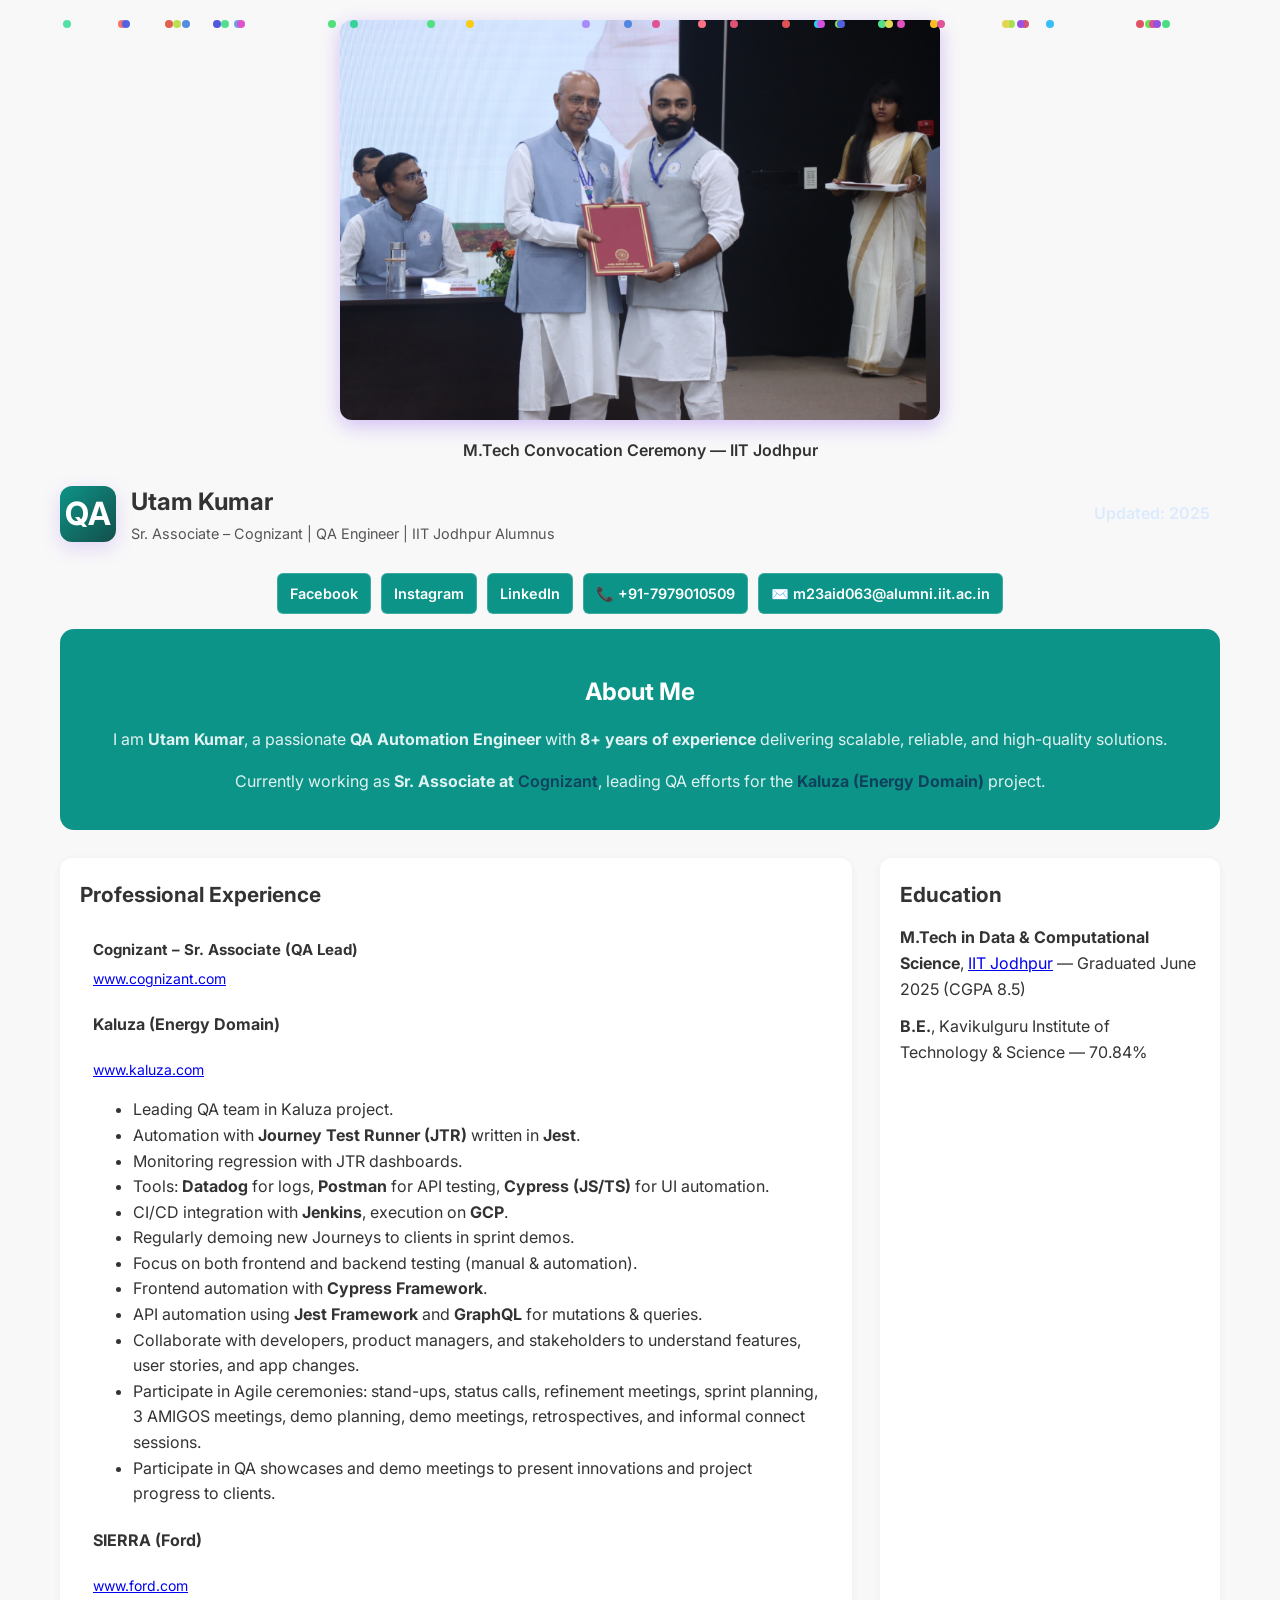
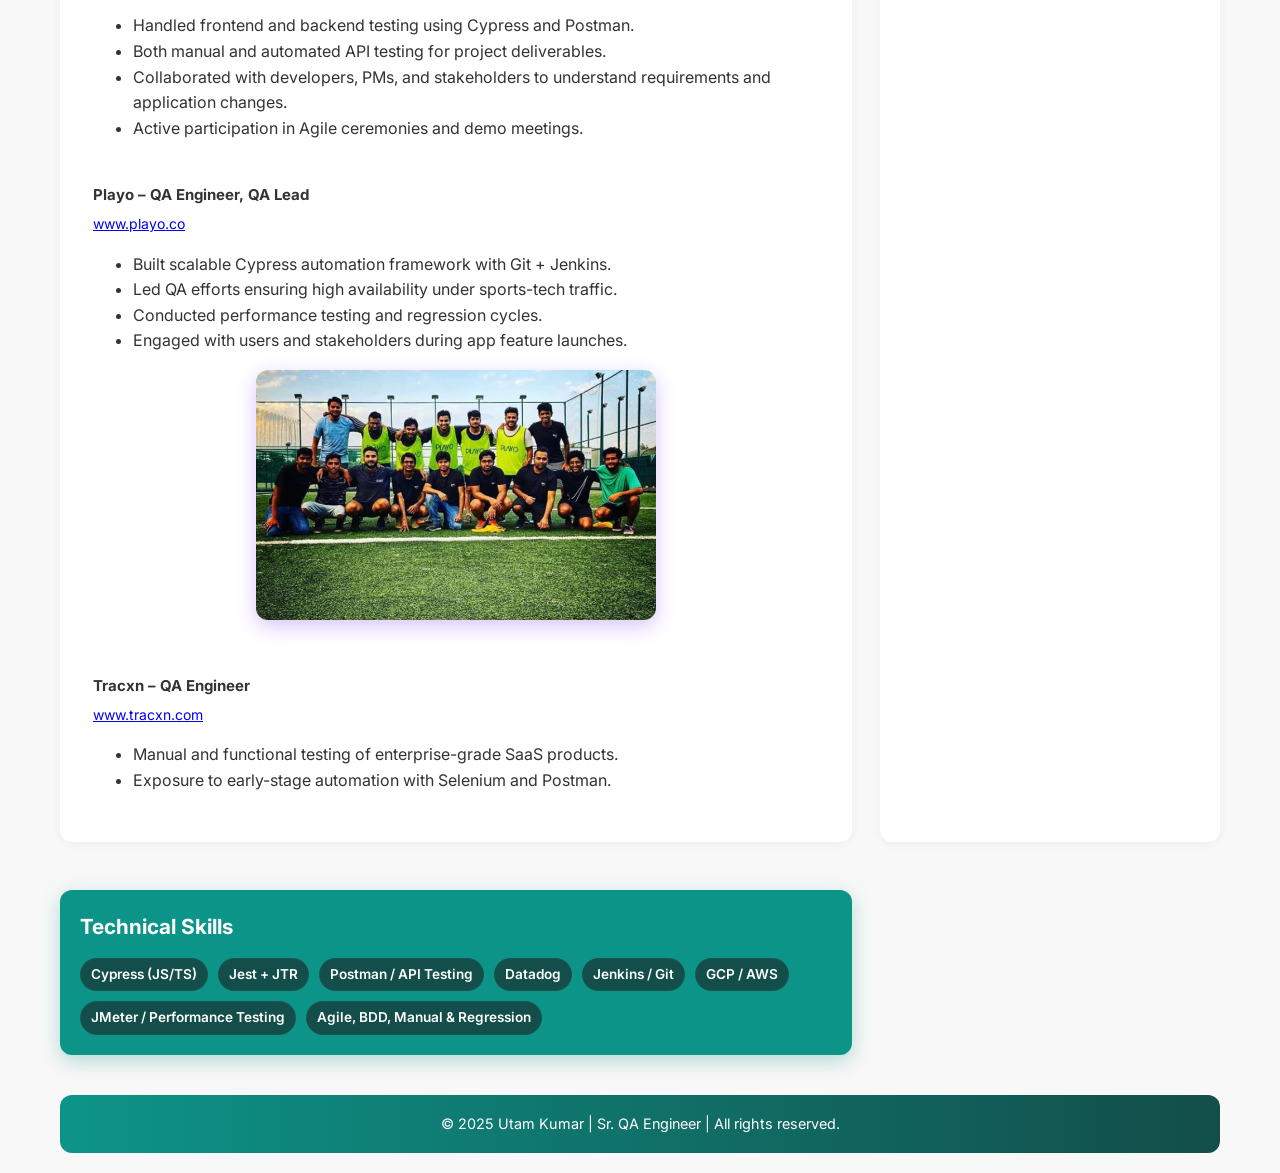
<file: index.html>
<!doctype html>
<html lang="en">

<head>
  <meta charset="utf-8" />
  <meta name="viewport" content="width=device-width, initial-scale=1" />
  <title>Utam Kumar — Sr. QA Engineer</title>
  <link href="https://fonts.googleapis.com/css2?family=Inter:wght@300;400;600;700&display=swap" rel="stylesheet">
  <link rel="stylesheet" href="css/style.css">
</head>

<body>
  <div class="container">
    <div class="photo-wrapper">
      <img src="images/convocation.JPG" alt="M.Tech Convocation" class="convocation-img">

      <!-- Celebration Effect -->
      <div class="confetti">
        <span></span><span></span><span></span><span></span><span></span>
        <span></span><span></span><span></span><span></span><span></span>
      </div>

      <!-- Text below image -->
      <p class="caption-text">M.Tech Convocation Ceremony — IIT Jodhpur</p>
    </div>


    <!-- Header -->
    <header>
      <div class="brand">
        <div class="logo">QA</div>
        <div>
          <h1>Utam Kumar</h1>
          <div class="sub">Sr. Associate – Cognizant | QA Engineer | IIT Jodhpur Alumnus</div>
        </div>
      </div>
      <div class="tag">Updated: 2025</div>
    </header>

    <!-- Social Links -->
    <div class="social-links">
      <a href="https://www.facebook.com/share/1Guyywwk8i/" target="_blank">Facebook</a>
      <a href="https://www.instagram.com/uttam_singh____?igsh=MXFjZ2J3ajl0OWM5dw==" target="_blank">Instagram</a>
      <a href="https://www.linkedin.com/in/utam-kumar-927044224/" target="_blank">LinkedIn</a>
      <a href="tel:+917979010509">📞 +91-7979010509</a>
      <a href="mailto:m23aid063@alumni.iit.ac.in">✉️ m23aid063@alumni.iit.ac.in</a>
    </div>

    <!-- About Section -->
    <section id="about" class="about-section">
      <h2>About Me</h2>
      <p>I am <strong>Utam Kumar</strong>, a passionate <strong>QA Automation Engineer</strong> with <strong>8+ years of
          experience</strong> delivering scalable, reliable, and high-quality solutions.</p>
      <p>Currently working as <strong>Sr. Associate at <a href="https://www.cognizant.com"
            target="_blank">Cognizant</a></strong>,
        leading QA efforts for the <a href="https://www.kaluza.com/" target="_blank"><strong>Kaluza (Energy
            Domain)</strong></a> project.</p>
    </section>


    <!-- Experience Section -->
    <main>
      <div class="card">
        <article>
          <h2>Professional Experience</h2>
          <!-- Cognizant -->
          <div class="step">
            <h3>Cognizant – Sr. Associate (QA Lead)</h3>
            <p><a href="https://www.cognizant.com" target="_blank">www.cognizant.com</a></p>

            <!-- Kaluza Project -->
            <h4>Kaluza (Energy Domain)</h4>
            <p><a href="https://www.kaluza.com/" target="_blank">www.kaluza.com</a></p>
            <ul>
              <li>Leading QA team in Kaluza project.</li>
              <li>Automation with <strong>Journey Test Runner (JTR)</strong> written in <strong>Jest</strong>.</li>
              <li>Monitoring regression with JTR dashboards.</li>
              <li>Tools: <strong>Datadog</strong> for logs, <strong>Postman</strong> for API testing, <strong>Cypress
                  (JS/TS)</strong> for UI automation.</li>
              <li>CI/CD integration with <strong>Jenkins</strong>, execution on <strong>GCP</strong>.</li>
              <li>Regularly demoing new Journeys to clients in sprint demos.</li>
              <li>Focus on both frontend and backend testing (manual & automation).</li>
              <li>Frontend automation with <strong>Cypress Framework</strong>.</li>
              <li>API automation using <strong>Jest Framework</strong> and <strong>GraphQL</strong> for mutations &
                queries.</li>
              <li>Collaborate with developers, product managers, and stakeholders to understand features, user stories,
                and app changes.</li>
              <li>Participate in Agile ceremonies: stand-ups, status calls, refinement meetings, sprint planning, 3
                AMIGOS meetings, demo planning, demo meetings, retrospectives, and informal connect sessions.</li>
              <li>Participate in QA showcases and demo meetings to present innovations and project progress to clients.
              </li>
            </ul>

            <!-- Ford Project -->
            <h4>SIERRA (Ford)</h4>
            <p><a href="https://www.ford.com/" target="_blank">www.ford.com</a></p>
            <ul>
              <li>Handled frontend and backend testing using Cypress and Postman.</li>
              <li>Both manual and automated API testing for project deliverables.</li>
              <li>Collaborated with developers, PMs, and stakeholders to understand requirements and application
                changes.</li>
              <li>Active participation in Agile ceremonies and demo meetings.</li>
            </ul>
          </div>

          <!-- Playo -->
          <div class="step">
            <h3>Playo – QA Engineer, QA Lead</h3>
            <p><a href="https://playo.co" target="_blank">www.playo.co</a></p>
            <ul>
              <li>Built scalable Cypress automation framework with Git + Jenkins.</li>
              <li>Led QA efforts ensuring high availability under sports-tech traffic.</li>
              <li>Conducted performance testing and regression cycles.</li>
              <li>Engaged with users and stakeholders during app feature launches.</li>
            </ul>
            <div class="photo-wrapper">
              <img src="images/football1.jpg" alt="Playo Football Event" class="experience-img"
                style="width:400px; height:250px; object-fit:cover; border-radius:12px;">
            </div>
          </div>

          <!-- Tracxn -->
          <div class="step">
            <h3>Tracxn – QA Engineer</h3>
            <p><a href="https://tracxn.com" target="_blank">www.tracxn.com</a></p>
            <ul>
              <li>Manual and functional testing of enterprise-grade SaaS products.</li>
              <li>Exposure to early-stage automation with Selenium and Postman.</li>
            </ul>
          </div>

        </article>
      </div>

      <!-- Education Section -->
      <div class="card">
        <article>
          <h2>Education</h2>
          <p><strong>M.Tech in Data & Computational Science</strong>, <a href="https://iitj.ac.in" target="_blank">IIT
              Jodhpur</a> — Graduated June 2025 (CGPA 8.5)</p>
          <p><strong>B.E.</strong>, Kavikulguru Institute of Technology & Science — 70.84%</p>
        </article>
      </div>
      <div class="card skills-card">
        <article>
          <h2>Technical Skills</h2>
          <div class="tools-list">
            <div class="chip">Cypress (JS/TS)</div>
            <div class="chip">Jest + JTR</div>
            <div class="chip">Postman / API Testing</div>
            <div class="chip">Datadog</div>
            <div class="chip">Jenkins / Git</div>
            <div class="chip">GCP / AWS</div>
            <div class="chip">JMeter / Performance Testing</div>
            <div class="chip">Agile, BDD, Manual & Regression</div>
          </div>
        </article>
      </div>
    </main>
    <footer>
      <p>© 2025 Utam Kumar | Sr. QA Engineer | All rights reserved.</p>
    </footer>



  </div>

  <!-- Optional Confetti JS -->
  <script src="js/confetti.js"></script>
</body>

</html>
</file>
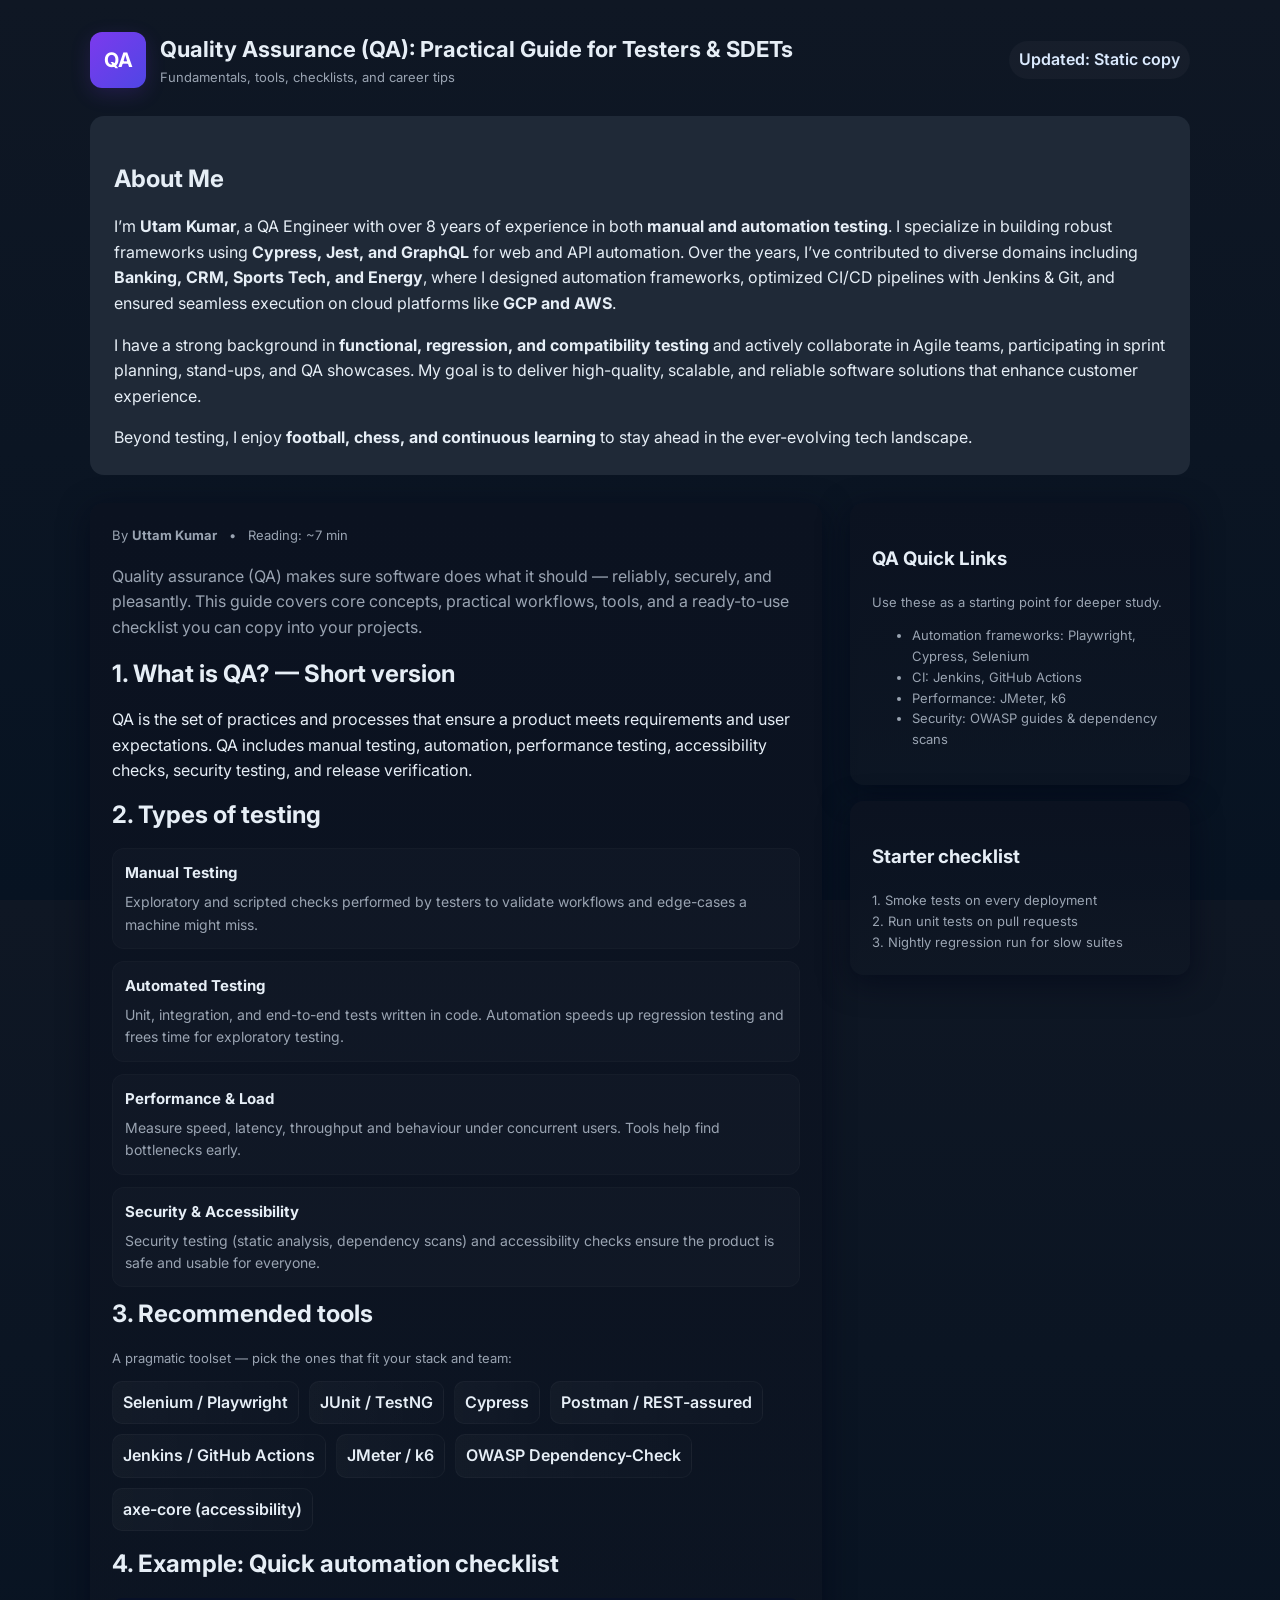
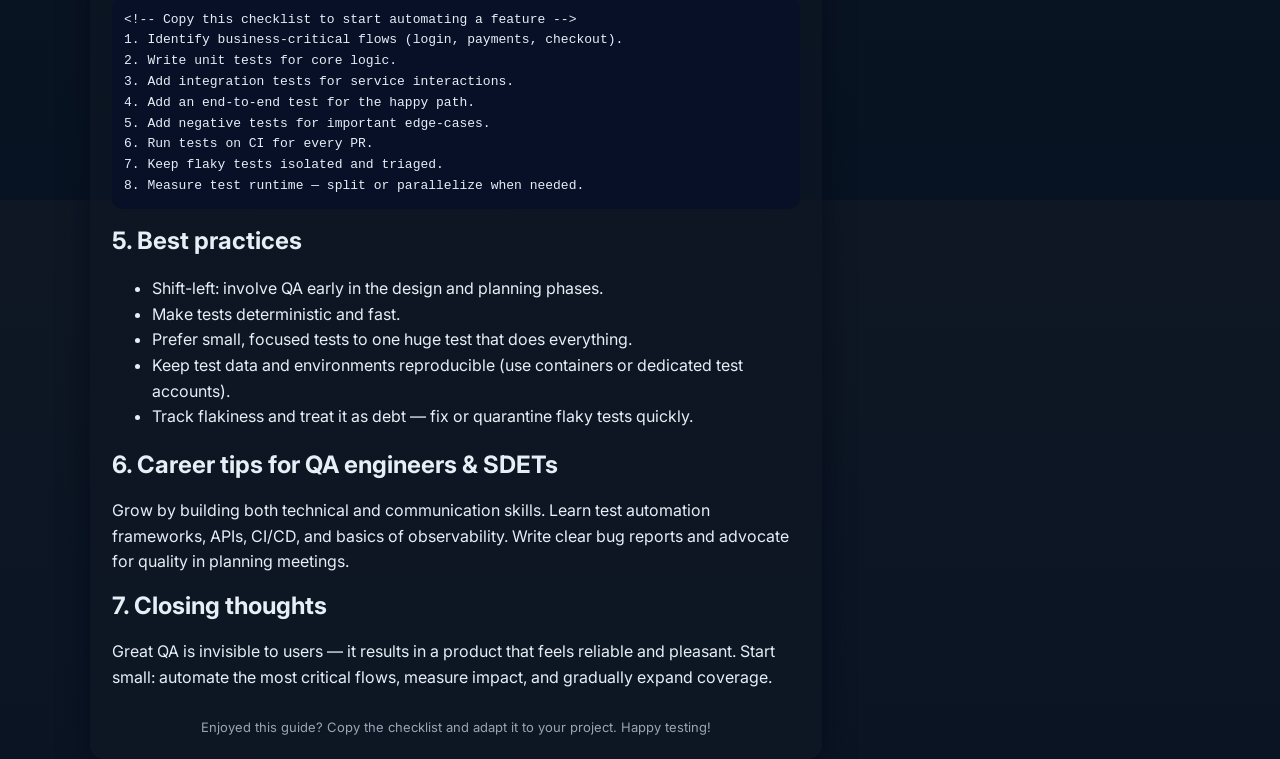
<file: qablog.html>
<!doctype html>
<html lang="en">
<head>
  <meta charset="utf-8" />
  <meta name="viewport" content="width=device-width, initial-scale=1" />
  <title>Quality Assurance (QA) — A Practical Guide</title>
  <link href="https://fonts.googleapis.com/css2?family=Inter:wght@300;400;600;700&display=swap" rel="stylesheet">
  <style>
    :root{
      --bg:#0f1724; /* deep navy */
      --card:#0b1220;
      --muted:#9aa4b2;
      --accent:#7c3aed;
      --glass: rgba(255,255,255,0.03);
      --glass-2: rgba(255,255,255,0.02);
      --radius: 14px;
    }
    *{box-sizing:border-box}
    html,body{height:100%}
    body{
      margin:0;
      font-family:Inter,system-ui,-apple-system,"Segoe UI",Roboto,"Helvetica Neue",Arial;
      background: linear-gradient(180deg,var(--bg) 0%, #071322 100%);
      color:#e6eef6;
      -webkit-font-smoothing:antialiased;
      -moz-osx-font-smoothing:grayscale;
      line-height:1.6;
      padding:32px;
    }

    .container{max-width:1100px;margin:0 auto}

    header{
      display:flex;align-items:center;justify-content:space-between;margin-bottom:28px;
    }
    .brand{display:flex;gap:14px;align-items:center}
    .logo{
      width:56px;height:56px;border-radius:12px;background:linear-gradient(135deg,var(--accent),#4f46e5);display:flex;align-items:center;justify-content:center;font-weight:700;color:white;font-size:20px;box-shadow:0 6px 20px rgba(124,58,237,0.18)
    }
    h1{font-size:22px;margin:0}
    .sub{color:var(--muted);font-size:13px}

    main{display:grid;grid-template-columns:1fr 340px;gap:28px}

    .card{background:linear-gradient(180deg,var(--card), rgba(15,23,36,0.6));border-radius:var(--radius);padding:22px;box-shadow:0 8px 30px rgba(2,6,23,0.6);}

    /* article */
    article .lead{color:var(--muted);margin-bottom:14px}
    article h2{margin-top:8px;margin-bottom:14px}
    article p{margin:0 0 12px}

    .meta{display:flex;gap:12px;align-items:center;color:var(--muted);font-size:13px;margin-bottom:18px}
    .tag{background:var(--glass);padding:6px 10px;border-radius:999px;font-weight:600;color:#dbeafe}

    .section-list{display:grid;gap:12px}
    .step{background:var(--glass-2);padding:12px;border-radius:12px;border:1px solid rgba(255,255,255,0.02)}
    .step h3{margin:0 0 6px;font-size:15px}
    .step p{margin:0;color:var(--muted);font-size:14px}

    /* sidebar */
    aside .widget{margin-bottom:16px}
    .small{font-size:13px;color:var(--muted)}

    .tools-list{display:flex;flex-wrap:wrap;gap:10px}
    .chip{background:linear-gradient(90deg,rgba(255,255,255,0.03),rgba(255,255,255,0.01));padding:8px 10px;border-radius:10px;font-weight:600;border:1px solid rgba(255,255,255,0.03)}

    pre{background:#071027;padding:12px;border-radius:10px;overflow:auto;font-family:ui-monospace, SFMono-Regular, Menlo, Monaco, "Roboto Mono",monospace;font-size:13px}

    footer{margin-top:26px;color:var(--muted);font-size:13px;text-align:center}

    /* responsive */
    @media (max-width:900px){
      main{grid-template-columns:1fr;}
      body{padding:18px}
      .logo{width:48px;height:48px}
    }
  </style>
</head>
<body>
  <div class="container">
    <header>
      <div class="brand">
        <div class="logo">QA</div>
        <div>
          <h1>Quality Assurance (QA): Practical Guide for Testers & SDETs</h1>
          <div class="sub">Fundamentals, tools, checklists, and career tips</div>
        </div>
      </div>
      <div class="tag">Updated: Static copy</div>
    </header>

    <!-- About Section -->
    <section id="about" class="py-16" style="background:#1f2937;border-radius:var(--radius);padding:24px;margin-bottom:28px;">
      <div class="max-w-4xl mx-auto text-center">
        <h2 class="text-3xl font-bold mb-6" style="font-size:24px;margin-bottom:16px;">About Me</h2>
        <p style="color:#e6eef6;margin-bottom:12px;line-height:1.6;">
          I’m <strong>Utam Kumar</strong>, a QA Engineer with over 8 years of experience in both 
          <strong>manual and automation testing</strong>. I specialize in building robust frameworks 
          using <strong>Cypress, Jest, and GraphQL</strong> for web and API automation. 
          Over the years, I’ve contributed to diverse domains including <strong>Banking, CRM, Sports Tech, 
          and Energy</strong>, where I designed automation frameworks, optimized CI/CD pipelines with 
          Jenkins & Git, and ensured seamless execution on cloud platforms like <strong>GCP and AWS</strong>.
        </p>
        <p style="color:#e6eef6;margin-bottom:12px;line-height:1.6;">
          I have a strong background in <strong>functional, regression, and compatibility testing</strong> 
          and actively collaborate in Agile teams, participating in sprint planning, stand-ups, and QA showcases. 
          My goal is to deliver high-quality, scalable, and reliable software solutions that enhance customer experience.
        </p>
        <p style="color:#e6eef6;margin-bottom:0;line-height:1.6;">
          Beyond testing, I enjoy <strong>football, chess, and continuous learning</strong> to stay ahead in 
          the ever-evolving tech landscape.
        </p>
      </div>
    </section>

    <main>
      <div class="card">
        <article>
          <div class="meta">
            <div>By <strong>Uttam Kumar</strong></div>
            <div>•</div>
            <div>Reading: ~7 min</div>
          </div>

          <p class="lead">Quality assurance (QA) makes sure software does what it should — reliably, securely, and pleasantly. This guide covers core concepts, practical workflows, tools, and a ready-to-use checklist you can copy into your projects.</p>

          <h2>1. What is QA? — Short version</h2>
          <p>QA is the set of practices and processes that ensure a product meets requirements and user expectations. QA includes manual testing, automation, performance testing, accessibility checks, security testing, and release verification.</p>

          <h2>2. Types of testing</h2>
          <div class="section-list">
            <div class="step">
              <h3>Manual Testing</h3>
              <p>Exploratory and scripted checks performed by testers to validate workflows and edge-cases a machine might miss.</p>
            </div>
            <div class="step">
              <h3>Automated Testing</h3>
              <p>Unit, integration, and end-to-end tests written in code. Automation speeds up regression testing and frees time for exploratory testing.</p>
            </div>
            <div class="step">
              <h3>Performance & Load</h3>
              <p>Measure speed, latency, throughput and behaviour under concurrent users. Tools help find bottlenecks early.</p>
            </div>
            <div class="step">
              <h3>Security & Accessibility</h3>
              <p>Security testing (static analysis, dependency scans) and accessibility checks ensure the product is safe and usable for everyone.</p>
            </div>
          </div>

          <h2>3. Recommended tools</h2>
          <p class="small">A pragmatic toolset — pick the ones that fit your stack and team:</p>
          <div class="tools-list" style="margin-top:10px;margin-bottom:14px">
            <div class="chip">Selenium / Playwright</div>
            <div class="chip">JUnit / TestNG</div>
            <div class="chip">Cypress</div>
            <div class="chip">Postman / REST-assured</div>
            <div class="chip">Jenkins / GitHub Actions</div>
            <div class="chip">JMeter / k6</div>
            <div class="chip">OWASP Dependency-Check</div>
            <div class="chip">axe-core (accessibility)</div>
          </div>

          <h2>4. Example: Quick automation checklist</h2>
          <pre>&lt;!-- Copy this checklist to start automating a feature --&gt;
1. Identify business-critical flows (login, payments, checkout).
2. Write unit tests for core logic.
3. Add integration tests for service interactions.
4. Add an end-to-end test for the happy path.
5. Add negative tests for important edge-cases.
6. Run tests on CI for every PR.
7. Keep flaky tests isolated and triaged.
8. Measure test runtime — split or parallelize when needed.
</pre>

          <h2>5. Best practices</h2>
          <ul>
            <li>Shift-left: involve QA early in the design and planning phases.</li>
            <li>Make tests deterministic and fast.</li>
            <li>Prefer small, focused tests to one huge test that does everything.</li>
            <li>Keep test data and environments reproducible (use containers or dedicated test accounts).</li>
            <li>Track flakiness and treat it as debt — fix or quarantine flaky tests quickly.</li>
          </ul>

          <h2>6. Career tips for QA engineers & SDETs</h2>
          <p>Grow by building both technical and communication skills. Learn test automation frameworks, APIs, CI/CD, and basics of observability. Write clear bug reports and advocate for quality in planning meetings.</p>

          <h2>7. Closing thoughts</h2>
          <p>Great QA is invisible to users — it results in a product that feels reliable and pleasant. Start small: automate the most critical flows, measure impact, and gradually expand coverage.</p>

          <footer>Enjoyed this guide? Copy the checklist and adapt it to your project. Happy testing!</footer>
        </article>
      </div>

      <aside>
        <div class="card widget">
          <h3>QA Quick Links</h3>
          <div class="small" style="margin-top:8px">Use these as a starting point for deeper study.</div>
          <ul class="small" style="margin-top:12px">
            <li>Automation frameworks: Playwright, Cypress, Selenium</li>
            <li>CI: Jenkins, GitHub Actions</li>
            <li>Performance: JMeter, k6</li>
            <li>Security: OWASP guides & dependency scans</li>
          </ul>
        </div>

        <div class="card widget">
          <h3>Starter checklist</h3>
          <div class="small" style="margin-top:8px">
            1. Smoke tests on every deployment<br>
            2. Run unit tests on pull requests<br>
            3. Nightly regression run for slow suites
          </div>
</file>
<file: css/style.css>
:root {
  --bg: #0f1724;
  --card: #0b1220;
  --muted: #9aa4b2;
  --accent: #7c3aed;
  --glass: rgba(255, 255, 255, 0.03);
  --glass-2: rgba(255, 255, 255, 0.02);
  --radius: 14px;
}

* {
  box-sizing: border-box;
}

body {
  margin: 0;
  font-family: Inter, system-ui, -apple-system, "Segoe UI", Roboto, sans-serif;
  background: linear-gradient(180deg, var(--bg) 0%, #071322 100%);
  color: #e6eef6;
  line-height: 1.6;
  padding: 32px;
}

.container {
  max-width: 1100px;
  margin: 0 auto;
}

header {
  display: flex;
  align-items: center;
  justify-content: space-between;
  margin-bottom: 28px;
}

.brand {
  display: flex;
  gap: 14px;
  align-items: center;
}

.logo {
  width: 56px;
  height: 56px;
  border-radius: 12px;
  background: linear-gradient(135deg, var(--accent), #4f46e5);
  display: flex;
  align-items: center;
  justify-content: center;
  font-weight: 700;
  color: white;
  font-size: 20px;
  box-shadow: 0 6px 20px rgba(124, 58, 237, 0.18);
}

h1 {
  font-size: 22px;
  margin: 0;
}

.sub {
  color: var(--muted);
  font-size: 13px;
}

main {
  display: grid;
  grid-template-columns: 1fr 340px;
  gap: 28px;
}

.card {
  background: linear-gradient(180deg, var(--card), rgba(15, 23, 36, 0.6));
  border-radius: var(--radius);
  padding: 22px;
  box-shadow: 0 8px 30px rgba(2, 6, 23, 0.6);
}

article .lead {
  color: var(--muted);
  margin-bottom: 14px;
}

article h2 {
  margin-top: 8px;
  margin-bottom: 14px;
}

article p {
  margin: 0 0 12px;
}

.meta {
  display: flex;
  gap: 12px;
  align-items: center;
  color: var(--muted);
  font-size: 13px;
  margin-bottom: 18px;
}

.tag {
  background: var(--glass);
  padding: 6px 10px;
  border-radius: 999px;
  font-weight: 600;
  color: #dbeafe;
}

.section-list {
  display: grid;
  gap: 12px;
}

.step {
  background: var(--glass-2);
  padding: 12px;
  border-radius: 12px;
  border: 1px solid rgba(255, 255, 255, 0.02);
}

.step h3 {
  margin: 0 0 6px;
  font-size: 15px;
}

.step p {
  margin: 0;
  color: var(--muted);
  font-size: 14px;
}

aside .widget {
  margin-bottom: 16px;
}

.small {
  font-size: 13px;
  color: var(--muted);
}

.tools-list {
  display: flex;
  flex-wrap: wrap;
  gap: 10px;
}

.chip {
  background: linear-gradient(90deg, rgba(255, 255, 255, 0.03), rgba(255, 255, 255, 0.01));
  padding: 8px 10px;
  border-radius: 10px;
  font-weight: 600;
  border: 1px solid rgba(255, 255, 255, 0.03);
}

footer {
  margin-top: 26px;
  color: var(--muted);
  font-size: 13px;
  text-align: center;
}

.social-links {
  display: flex;
  justify-content: center;
  gap: 16px;
  margin-bottom: 20px;
}

.social-links a {
  color: #e6eef6;
  text-decoration: none;
  font-weight: 600;
  border: 1px solid rgba(255, 255, 255, 0.2);
  padding: 6px 12px;
  border-radius: 8px;
  transition: 0.2s;
}

.social-links a:hover {
  background: var(--accent);
  color: white;
  border-color: var(--accent);
}

/* About Section */
.about-section {
  background: #1f2937;
  border-radius: var(--radius);
  padding: 24px;
  margin-bottom: 28px;
  text-align: center;
}

.about-section h2 {
  font-size: 24px;
  margin-bottom: 16px;
}

.about-section p {
  color: #e6eef6;
  margin-bottom: 12px;
  line-height: 1.6;
}

/* Convocation + Celebration */
.photo-wrapper {
  position: relative;
  text-align: center;
  margin-bottom: 20px;
}

.convocation-img {
  width: 400px;
  height: 250px;
  border-radius: 12px;
  box-shadow: 0 6px 20px rgba(124, 58, 237, 0.3);
}

.confetti {
  position: absolute;
  top: 0;
  left: 0;
  width: 100%;
  height: 100%;
  pointer-events: none;
  overflow: hidden;
}

.confetti span {
  position: absolute;
  display: block;
  width: 8px;
  height: 8px;
  border-radius: 50%;
  animation: fall 2.5s linear infinite;
}

@keyframes fall {
  0% {
    transform: translateY(0) rotate(0deg);
    opacity: 1;
  }

  100% {
    transform: translateY(250px) rotate(360deg);
    opacity: 0;
  }
}

.confetti span:nth-child(1) {
  left: 5%;
  animation-delay: 0s;
  background: #f87171;
}

.confetti span:nth-child(2) {
  left: 15%;
  animation-delay: 0.3s;
  background: #60a5fa;
}

.confetti span:nth-child(3) {
  left: 25%;
  animation-delay: 0.6s;
  background: #34d399;
}

.confetti span:nth-child(4) {
  left: 35%;
  animation-delay: 0.9s;
  background: #facc15;
}

.confetti span:nth-child(5) {
  left: 45%;
  animation-delay: 1.2s;
  background: #a78bfa;
}

.confetti span:nth-child(6) {
  left: 55%;
  animation-delay: 1.5s;
  background: #fb7185;
}

.confetti span:nth-child(7) {
  left: 65%;
  animation-delay: 1.8s;
  background: #22d3ee;
}

.confetti span:nth-child(8) {
  left: 75%;
  animation-delay: 2.1s;
  background: #fbbf24;
}

.confetti span:nth-child(9) {
  left: 85%;
  animation-delay: 2.4s;
  background: #38bdf8;
}

.confetti span:nth-child(10) {
  left: 95%;
  animation-delay: 2.7s;
  background: #4ade80;
}

/* Responsive */
@media (max-width:900px) {
  main {
    grid-template-columns: 1fr;
  }

  body {
    padding: 18px;
  }

  .logo {
    width: 48px;
    height: 48px;
  }

  .social-links {
    flex-wrap: wrap;
    gap: 10px;
  }

  .convocation-img {
    width: 100%;
    height: auto;
  }
}

/* Base styles */
body {
  font-family: 'Inter', sans-serif;
  margin: 0;
  padding: 0;
  background: #f8f8f8;
  color: #333;
}

.container {
  max-width: 1200px;
  margin: auto;
  padding: 20px;
}

header .brand {
  display: flex;
  align-items: center;
  gap: 15px;
}

header .logo {
  font-size: 2rem;
  font-weight: 700;
  background: #6a11cb;
  color: #fff;
  padding: 15px;
  border-radius: 12px;
}

header h1 {
  margin: 0;
  font-size: 1.5rem;
}

header .sub {
  font-size: 0.9rem;
  color: #555;
}

.social-links {
  display: flex;
  flex-wrap: wrap;
  gap: 10px;
  margin: 15px 0;
}

.social-links a {
  text-decoration: none;
  color: #fff;
  background: #6a11cb;
  padding: 8px 12px;
  border-radius: 6px;
  font-size: 0.9rem;
  transition: 0.3s;
}

.social-links a:hover {
  background: #2575fc;
}

.photo-wrapper {
  text-align: center;
  margin-bottom: 20px;
  position: relative;
}

.photo-wrapper img {
  width: 100%;
  max-width: 600px;
  height: auto;
  border-radius: 12px;
  box-shadow: 0 6px 20px rgba(124, 58, 237, 0.3);
}

.caption-text {
  margin-top: 10px;
  font-weight: 600;
  font-size: 1rem;
}

.card {
  background: #fff;
  padding: 20px;
  margin-bottom: 20px;
  border-radius: 12px;
  box-shadow: 0 2px 10px rgba(0, 0, 0, 0.05);
}

.card h2 {
  margin-top: 0;
  font-size: 1.3rem;
}

.tools-list {
  display: flex;
  flex-wrap: wrap;
  gap: 10px;
}

.chip {
  background: #6a11cb;
  color: #fff;
  padding: 5px 10px;
  border-radius: 20px;
  font-size: 0.85rem;
}

.experience-img {
  width: 100%;
  max-width: 400px;
  height: auto;
  border-radius: 12px;
  object-fit: cover;
}

/* Footer */
footer {
  text-align: center;
  padding: 15px;
  background: linear-gradient(90deg, #6a11cb, #2575fc);
  color: #fff;
  margin-top: 20px;
}

/* Responsive adjustments */
@media (max-width: 768px) {
  header .brand {
    flex-direction: column;
    align-items: flex-start;
  }

  header .logo {
    font-size: 1.8rem;
    padding: 10px;
  }

  header h1 {
    font-size: 1.3rem;
  }

  header .sub {
    font-size: 0.85rem;
  }

  .social-links {
    justify-content: flex-start;
  }

  .tools-list {
    gap: 5px;
  }

  .chip {
    font-size: 0.75rem;
    padding: 4px 8px;
  }

  .card h2 {
    font-size: 1.1rem;
  }
}

@media (max-width: 480px) {
  .container {
    padding: 10px;
  }

  .photo-wrapper img {
    max-width: 100%;
  }

  .social-links a {
    font-size: 0.75rem;
    padding: 6px 8px;
  }
}

/* Social Links */
.social-links a {
  text-decoration: none;
  color: #fff;
  background: #0d9488;
  /* Changed from #6a11cb */
  padding: 8px 12px;
  border-radius: 6px;
  font-size: 0.9rem;
  transition: 0.3s;
}

.social-links a:hover {
  background: #134e4a;
  /* Darker teal for hover, changed from #2575fc */
}

/* Chips */
.chip {
  background: #1e3a8a;
  /* Changed from #6a11cb */
  color: #fff;
  padding: 5px 10px;
  border-radius: 20px;
  font-size: 0.85rem;
}

/* Logo Gradient (Optional for professional look) */
header .logo {
  font-size: 2rem;
  font-weight: 700;
  background: linear-gradient(135deg, #0d9488, #134e4a);
  /* teal gradient */
  color: #fff;
  padding: 15px;
  border-radius: 12px;
}

/* About Section */
.about-section {
  background: #0d9488;
  /* Changed from #1f2937 to professional teal */
  border-radius: var(--radius);
  padding: 24px;
  margin-bottom: 28px;
  text-align: center;
  color: #fff;
  /* Ensure text is readable on teal background */
}

.about-section h2 {
  font-size: 24px;
  margin-bottom: 16px;
  color: #fff;
  /* Heading matches buttons/chips */
}

.about-section p {
  color: #e0f2f1;
  /* Slightly lighter text for readability */
  margin-bottom: 12px;
  line-height: 1.6;
}

/* About Me Section Links */
.about-section a {
  color: #1010429f;
  /* Light teal / professional color */
  text-decoration: none;
  /* optional: remove default underline */
  font-weight: 600;
  transition: color 0.3s;
}

.about-section a:hover {
  color: #ffffff;
  /* hover effect: pure white */
}


/* Skills Card */
.card.skills-card {
  background: #0d9488;
  /* Professional teal background */
  padding: 20px;
  margin-bottom: 20px;
  border-radius: 12px;
  box-shadow: 0 6px 20px rgba(13, 148, 136, 0.3);
  /* subtle teal shadow */
  color: #fff;
}

/* Skill Chips */
.card.skills-card .chip {
  background: #134e4a;
  /* Darker teal for contrast */
  color: #fff;
  padding: 5px 10px;
  border-radius: 20px;
  font-size: 0.85rem;
  font-weight: 600;
}

/* Footer */
footer {
  text-align: center;
  padding: 3px;
  background: linear-gradient(90deg, #0d9488, #134e4a);
  /* Teal gradient matching buttons & About Me */
  color: #fff;
  margin-top: 20px;
  font-size: 0.9rem;
  border-radius: 12px;
  /* optional: rounded footer for softer look */
}
</file>
